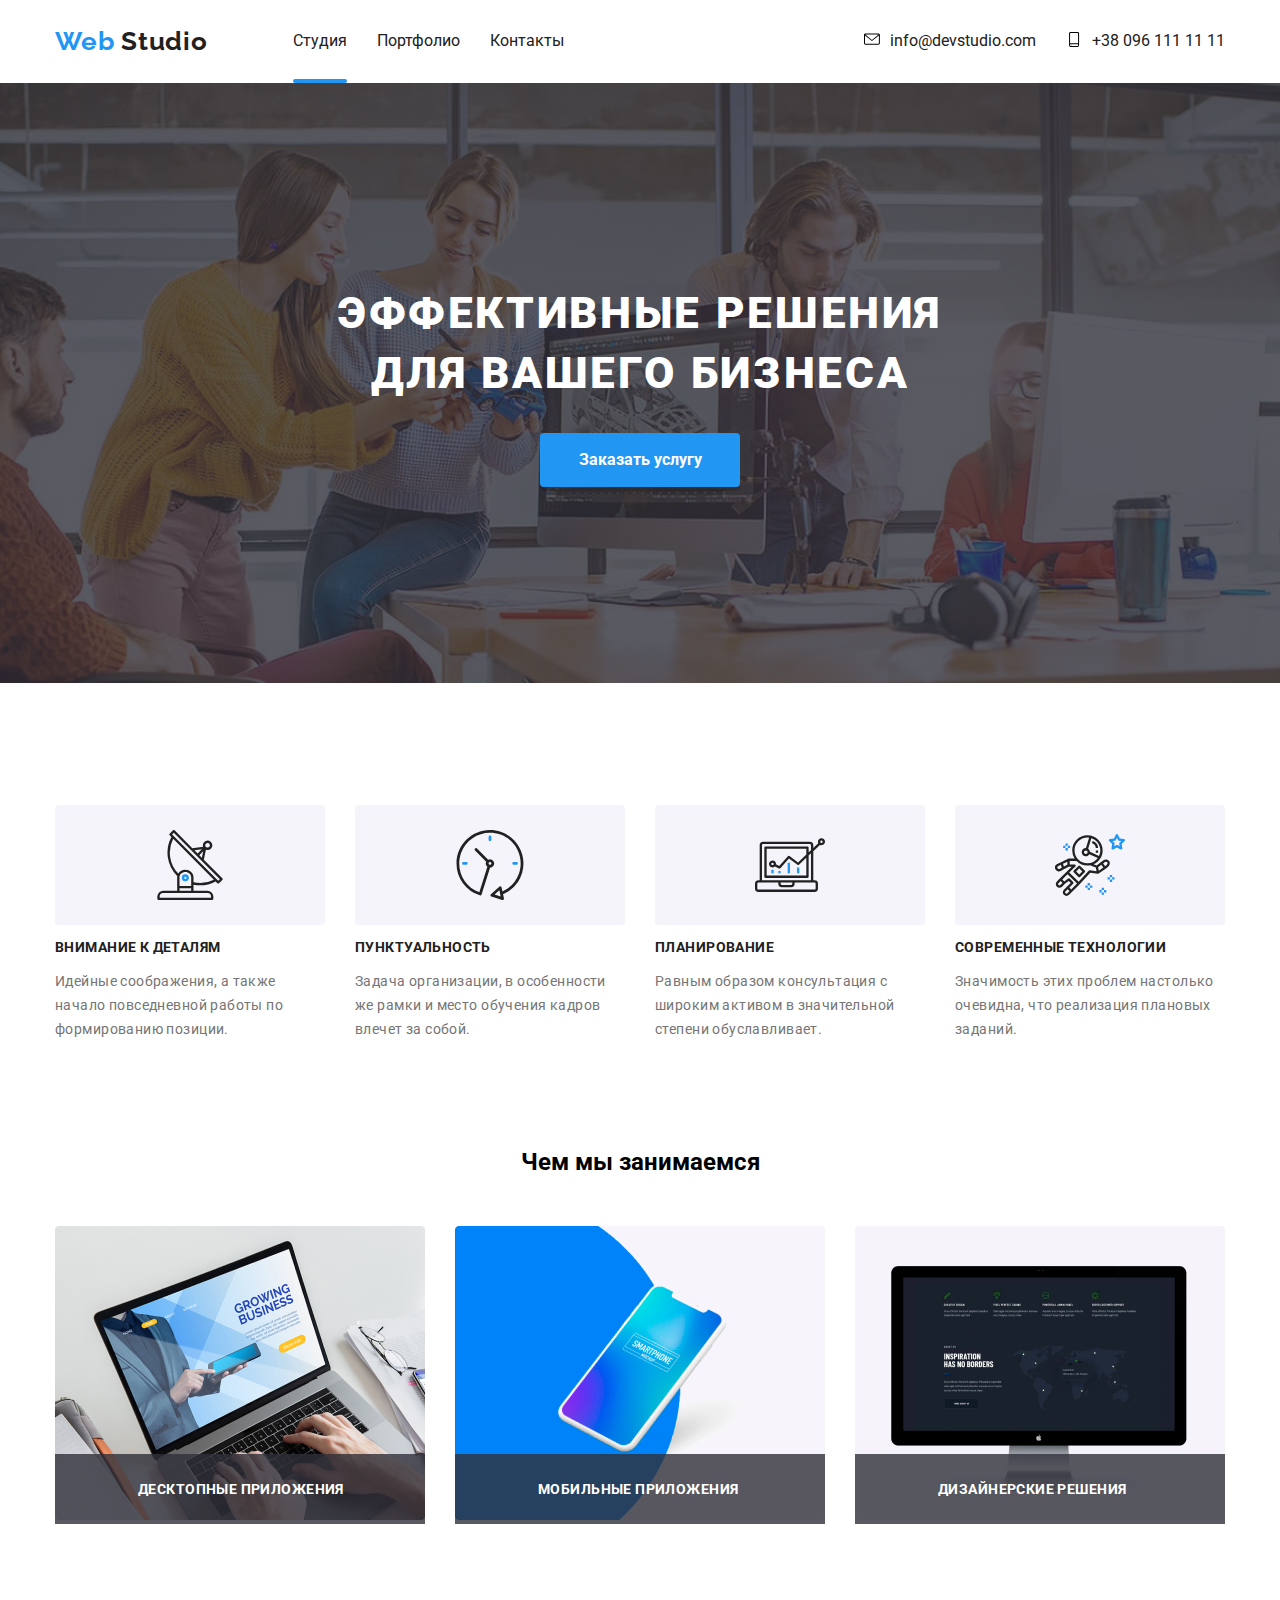
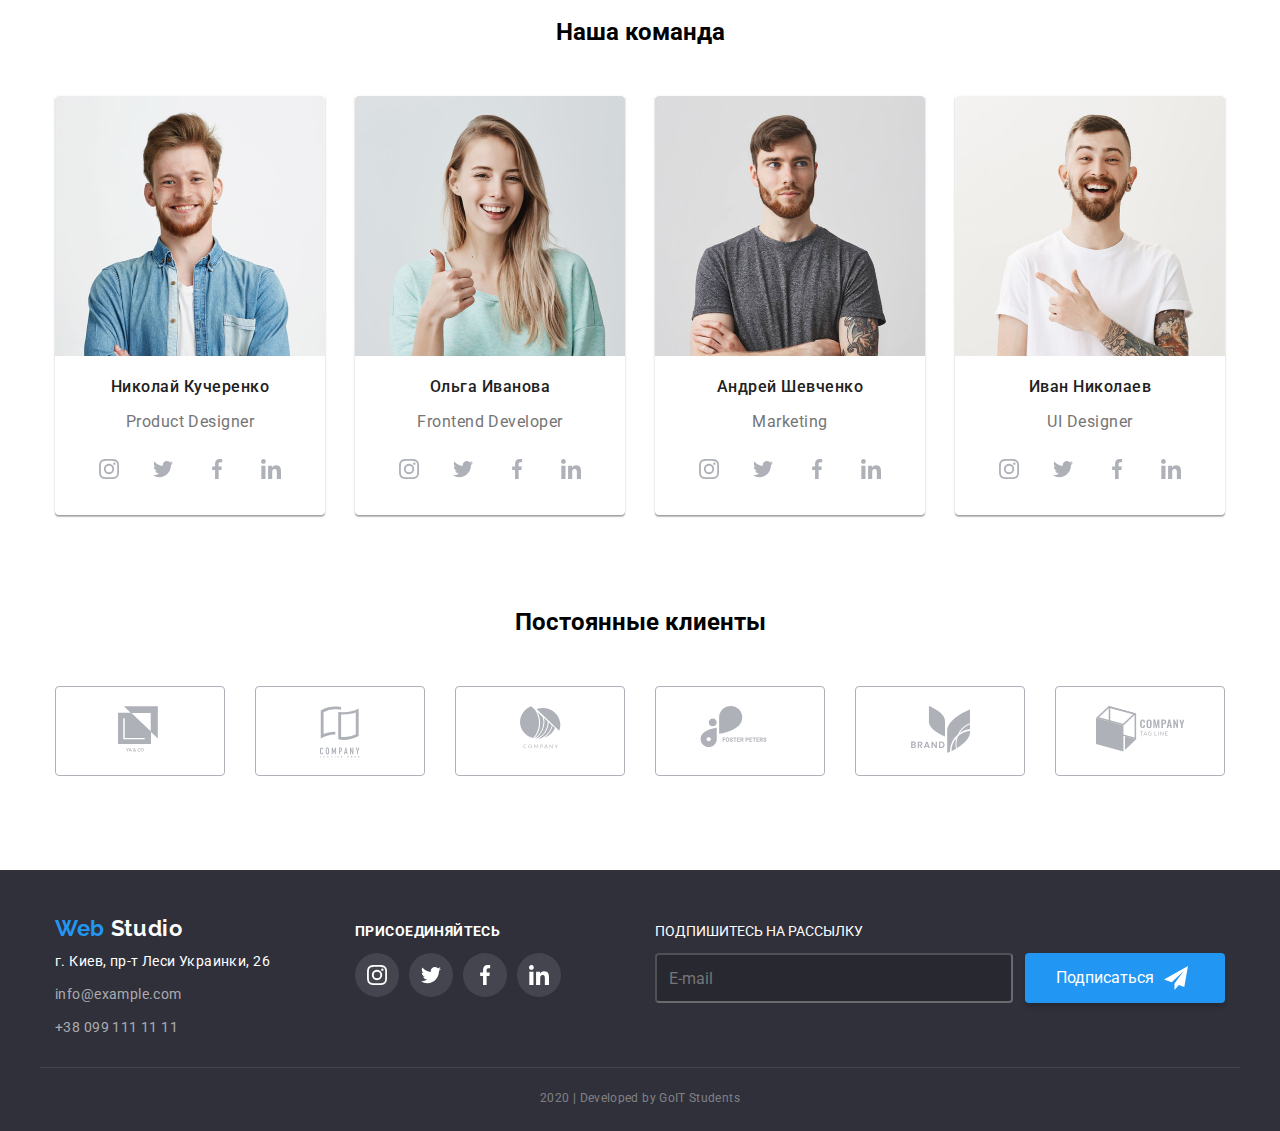
<file: index.html>
<!DOCTYPE html>
<html lang="en">
<head>
    <meta charset="UTF-8">
    <meta name="viewport" content="width=device-width, initial-scale=1.0">
    <title>web_studio.v.1</title>
    <link rel="stylesheet" href="https://cdnjs.cloudflare.com/ajax/libs/modern-normalize/0.6.0/modern-normalize.min.css">
    <link href="https://fonts.googleapis.com/css2?family=Raleway:wght@700&family=Roboto:wght@400;500;700&display=swap" rel="stylesheet">
    <link rel="stylesheet" href="./css/style.css">
</head>
<body class="page">
<!--шапка страницы-->
    <header class="content">
        <nav class="main-nav">
            <a class="logo" href="index.html">
            <p><span class="logo-color">Web</span> Studio</p>
            </a>

            <ul class="site-nav list">
                <li class="item active"> <a class="link" href="./index.html">Студия</a> </li>
                <li class="item"> <a class="link" href="./portfolio.html">Портфолио</a> </li>
                <li class="item"> <a class="link" href="">Контакты</a> </li>
            </ul>
            
            <address class="address-list">
                
                <ul class="list address-list">
                    <li class="item">
                        <a class="contacts link" href="mailto:info@devstudio.com">
                            <svg class="mail-icon"><use href="./img/symbol-defs2.svg#icon-mail"></use></svg>
                            info@devstudio.com</a>
                    </li>
                    <li class="item">
                        <a class="contacts link" href="tel:+380961111111">
                            <svg class="mail-icon"><use href="./img/symbol-defs2.svg#icon-phone"></use></svg>
                            +38 096 111 11 11</a>
                    </li>
                </ul>
            
            </address>
        
        
        </nav>  
    </header>
    <main>
        
            <!--герой-->
    <div class="hero-bgc">
        <section class="hero content">
            <h1 class="hero-title">Эффективные решения для вашего бизнеса</h1>
            <button class="button-submit" data-modal-open>Заказать услугу</button>
            <!-- <a class="button-link link" href="">Заказать услугу</a> -->
        </section>
    </div>    

            <!--Преимущества-->
            
        <section class="section-margin content">
            <h2 class="killer-margin">Наши преимущества</h2> <!--делаем не видимым в css, обозначает блок информации-->
            <ul class="advantages list">
                <li class="advantages-item"> 
                    <div class="pict_position">
                        <svg class="advantages-icon"><use href="./img/symbol-defs2.svg#icon-antena"></use></svg>
                    </div>
                    <h3 class="section-title">Внимание к деталям</h3> 
                    <p class="section-item">Идейные соображения, а также начало повседневной работы по формированию позиции.</p>   
                </li>

                <li class="advantages-item">
                    <div class="pict_position">
                        <svg class="advantages-icon"><use href="./img/symbol-defs2.svg#icon-clock"></use></svg>
                    </div>
                    <h3 class="section-title">Пунктуальность</h3>
                    <p class="section-item">Задача организации, в особенности же рамки и место обучения кадров влечет за собой.</p> 
                </li>

                <li class="advantages-item">
                    <div class="pict_position">
                        <svg class="advantages-icon"><use href="./img/symbol-defs2.svg#icon-diagram"></use></svg>
                    </div>
                    <h3 class="section-title">Планирование</h3> 
                    <p class="section-item">Равным образом консультация с широким активом в значительной степени обуславливает.</p>
                </li>

                <li class="advantages-item">
                    <div class="pict_position">
                        <svg class="advantages-icon"><use href="./img/symbol-defs2.svg#icon-astronaut"></use></svg>
                    </div>
                    <h3 class="section-title">Современные технологии</h3>
                    <p class="section-item">Значимость этих проблем настолько очевидна, что реализация плановых заданий.</p>  
                </li>
            </ul>
        </section>
         

            <!--Чем занимаемся-->
        <section class="section-margin content">
            <h2 class="h2-title">Чем мы занимаемся </h2>
            <ul class="work list">
                <li class="work-item">
                    <a class="work-img" href=""> <img src="./img/img1.png" alt="laptop">
                    <h3 class="work-title">Десктопные приложения</h3></a>
                </li>
                <li class="work-item"> 
                    <a class="work-img" href=""> <img src="./img/box.png" alt="smartphone"> 
                    <h3 class="work-title">Мобильные приложения</h3></li></a>
                <li class="work-item"> 
                    <a class="work-img" href=""> <img src="./img/img.png" alt="monitor"> 
                    <h3 class="work-title">Дизайнерские решения</h3></li></a>
            </ul>
        </section>
            

            <!--Наша команда-->
        <section class="content section-margin">
            <h2 class="h2-title">Наша команда</h2>
            <ul class="team list">
                <li class="team-item"> 
                    <img src="./img/img(0).png" alt="John Smith">
                    <h3 class="name">Николай Кучеренко</h3>
                    <p class="function">Product Designer</p> 
                    <!-- список пока не стилизуем, чтобы его было видно визуально -->
                        <ul class="social list">  
                            <li class="social-item"><a class="social-link" href="" aria-label="instagram">
                                <svg class="social-icon">
                                <use href="./img/symbol-defs2.svg#icon-instagram"></use>
                                </svg></a>
                            </li>
                            <li class="social-item"><a class="social-link" href="" aria-label="twitter">
                                <svg class="social-icon">
                                <use href="./img/symbol-defs2.svg#icon-twitter"></use>
                                </svg></a>
                            </li>
                            <li class="social-item"><a class="social-link" href="" aria-label="facebook">
                                <svg class="social-icon">
                                <use href="./img/symbol-defs2.svg#icon-facebook"></use>
                                </svg></a>
                            </li>
                            <li class="social-item"><a class="social-link" href="" aria-label="in">
                                <svg class="social-icon">
                                <use href="./img/symbol-defs2.svg#icon-linkedin"></use>
                                </svg></a>
                            </li>
                        </ul>
                        
                </li>
                
                
                <li class="team-item"> 
                    <img src="./img/img(1).png" alt="Marta Stewart">
                    <h3 class="name">Ольга Иванова</h3>
                    <p class="function">Frontend Developer</p> 
                    <!-- список пока не стилизуем, чтобы его было видно визуально -->
                    <ul class="social list">  
                        <li class="social-item"><a class="social-link" href="" aria-label="instagram">
                            <svg class="social-icon">
                            <use href="./img/symbol-defs2.svg#icon-instagram"></use>
                            </svg></a>
                        </li>
                        <li class="social-item"><a class="social-link" href="" aria-label="twitter">
                            <svg class="social-icon">
                            <use href="./img/symbol-defs2.svg#icon-twitter"></use>
                            </svg></a>
                        </li>
                        <li class="social-item"><a class="social-link" href="" aria-label="facebook">
                            <svg class="social-icon">
                            <use href="./img/symbol-defs2.svg#icon-facebook"></use>
                            </svg></a>
                        </li>
                        <li class="social-item"><a class="social-link" href="" aria-label="in">
                            <svg class="social-icon">
                            <use href="./img/symbol-defs2.svg#icon-linkedin"></use>
                            </svg></a>
                        </li>
                    </ul>
                </li>

                <li class="team-item"> 
                    <img src="./img/img(2).png" alt="Robert Jakis">
                    <h3 class="name">Андрей Шевченко</h3>
                    <p class="function">Marketing</p> 
                    <!-- список пока не стилизуем, чтобы его было видно визуально -->
                    <ul class="social list">  
                        <li class="social-item"><a class="social-link" href="" aria-label="instagram">
                            <svg class="social-icon">
                            <use href="./img/symbol-defs2.svg#icon-instagram"></use>
                            </svg></a>
                        </li>
                        <li class="social-item"><a class="social-link" href="" aria-label="twitter">
                            <svg class="social-icon">
                            <use href="./img/symbol-defs2.svg#icon-twitter"></use>
                            </svg></a>
                        </li>
                        <li class="social-item"><a class="social-link" href="" aria-label="facebook">
                            <svg class="social-icon">
                            <use href="./img/symbol-defs2.svg#icon-facebook"></use>
                            </svg></a>
                        </li>
                        <li class="social-item"><a class="social-link" href="" aria-label="in">
                            <svg class="social-icon">
                            <use href="./img/symbol-defs2.svg#icon-linkedin"></use>
                            </svg></a>
                        </li>
                    </ul>
                </li>

                <li class="team-item"> 
                    <img src="./img/img(3).png" alt="Martin Doe">
                    <h3 class="name">Иван Николаев</h3>
                    <p class="function">UI Designer</p> 
                    <!-- список пока не стилизуем, чтобы его было видно визуально -->
                    <ul class="social list">  
                        <li class="social-item"><a class="social-link" href="" aria-label="instagram">
                            <svg class="social-icon">
                            <use href="./img/symbol-defs2.svg#icon-instagram"></use>
                            </svg></a>
                        </li>
                        <li class="social-item"><a class="social-link" href="" aria-label="twitter">
                            <svg class="social-icon">
                            <use href="./img/symbol-defs2.svg#icon-twitter"></use>
                            </svg></a>
                        </li>
                        <li class="social-item"><a class="social-link" href="" aria-label="facebook">
                            <svg class="social-icon">
                            <use href="./img/symbol-defs2.svg#icon-facebook"></use>
                            </svg></a>
                        </li>
                        <li class="social-item"><a class="social-link" href="" aria-label="in">
                            <svg class="social-icon">
                            <use href="./img/symbol-defs2.svg#icon-linkedin"></use>
                            </svg></a>
                        </li>
                    </ul>
                </li>
                
            </ul>
        </section>
            
            <!--Постоянные клиенты-->
        <section class="content section-margin">
            <h2 class="h2-title">Постоянные клиенты</h2>
            <ul class="clients list">
                <li class="clients-item"><a class="clients-link" href=""><svg class="clients-icon1"><use href="./img/symbol-defs2.svg#icon-logo-1"></use></svg></a></li>
                <li class="clients-item"><a class="clients-link" href=""><svg class="clients-icon2"><use href="./img/symbol-defs2.svg#icon-logo-2"></use></svg></a></li>
                <li class="clients-item"><a class="clients-link" href=""><svg class="clients-icon3"><use href="./img/symbol-defs2.svg#icon-logo-3"></use></svg></a></li>
                <li class="clients-item"><a class="clients-link" href=""><svg class="clients-icon4"><use href="./img/symbol-defs2.svg#icon-logo-4"></use></svg></a></li>
                <li class="clients-item"><a class="clients-link" href=""><svg class="clients-icon5"><use href="./img/symbol-defs2.svg#icon-logo-5"></use></svg></a></li>
                <li class="clients-item"><a class="clients-link" href=""><svg class="clients-icon6"><use href="./img/symbol-defs2.svg#icon-logo-6"></use></svg></a></li>
            </ul>
        </section>
            
        
    </main>

        <!--Подвал-->
    <footer class="section-margin footer">
        <div class="content footer-contacts">
            <div class="column-one">
                <a class="footer-logo" href="index.html">
                    <p class="logo-margin"><span class="logo-color">Web</span> Studio</p>
                </a>
                <address class="footer-address tel-mail">
                    <p class="footer-address-item">г. Киев, пр-т Леси Украинки, 26</p>
                    <a class="link tel-mail-link" href="mailto:info@example.com" >info@example.com</a>
                    <a class="link tel-mail-link" href="tel:+380991111111">+38 099 111 11 11</a>
                </address>
            </div>
            <div class="column-two"> 
                <p class="connecting">присоединяйтесь</p>
                <ul class="social list">  
                    <li class="social-item"><a class="social-link" href="" aria-label="instagram">
                        <svg class="social-icon">
                        <use href="./img/symbol-defs2.svg#icon-instagram"></use>
                        </svg></a>
                    </li>
                    <li class="social-item"><a class="social-link" href="" aria-label="twitter">
                        <svg class="social-icon">
                        <use href="./img/symbol-defs2.svg#icon-twitter"></use>
                        </svg></a>
                    </li>
                    <li class="social-item"><a class="social-link" href="" aria-label="facebook">
                        <svg class="social-icon">
                        <use href="./img/symbol-defs2.svg#icon-facebook"></use>
                        </svg></a>
                    </li>
                    <li class="social-item"><a class="social-link" href="" aria-label="in">
                        <svg class="social-icon">
                        <use href="./img/symbol-defs2.svg#icon-linkedin"></use>
                        </svg></a>
                    </li>
                </ul>
            </div> 
            
            
                <form class="form">
                    <div class="form-field">
                        <p class="form-text">Подпишитесь на рассылку</p>
                            <div class="form-position">
                                <input type="email" placeholder="E-mail" class="form-input" name="email" id="email">
                                <button class="form-button" type="submit">Подписаться <svg class="button-icon"><use href="./img/symbol-defs-3.svg#icon-fly"></use></svg> </button>
                            </div>
                    </div>
                </form>

                  
        </div>       
              <div class="content dev_border"><p class="developed">2020 | Developed by GoIT Students </p></div>
      
    </footer>
    <!-- <button data-modal-open>open modal</button> -->
    <div class="backdrop is-hidden"data-modal>
        <div class="modal">
            <div class="modal-title">
                <b>Оставьте свои данные, мы вам перезвоним</b>
            </div>
            <div class="modal-fild">
                <input class="modal-input" placeholder=" " type="text" name="name" id="name">
                <label class="modal-label" for="name">Имя</label>
                <svg class="modal-icon"><use href="./img/symbol-defs-3.svg#icon-name-icon"></use></svg>
            </div> 
            <div class="modal-fild"> 
                <input class="modal-input" placeholder=" " type="tel" name="tel" id="tel">
                <label class="modal-label" for="tel">Телефон</label>
                <span class="tel-icon"></span>
                <svg class="modal-icon"><use href="./img/symbol-defs-3.svg#icon-tel-icon"></use></svg>
            </div>
            <div class="modal-fild">
                <input class="modal-input" placeholder=" " type="email" name="email" id="email">
                <label class="modal-label" for="email">Почта</label>
                <svg class="modal-icon"><use href="./img/symbol-defs-3.svg#icon-email-icon"></use></svg>
            </div>
            <div class="modal-comment">
                <textarea class="modal-textarea" placeholder=" " name="comment" id="comment" rows="10"></textarea>
                <label class="comment-label" for="comment">Комментарий</label>
            </div>
            <div class="checkbox-fild">
                 <input type="checkbox" class="checkbox" required name="agree" id="agree">
                <label class="checkbox-label" for="agree">соглашаюсь с рассылкой и принимаю <a class="agree-link" href="">Условия договора</a></label>
            </div>
          <button class="button-close" data-modal-close></button> 
          <button class="button-submit" type="submit">отправить</button>
        </div>

    </div>
    <script>
        (() => {
        document
          .querySelector('.js-speaker-form')
          .addEventListener('submit', e => {
            e.preventDefault();
            new FormData(e.currentTarget).forEach((value, name) =>
              console.log(${name}: ${value}),
            );
            e.currentTarget.reset();
          });
      })();
    </script>
    <script>
        (() => {
  const refs = {
    openModalBtn: document.querySelector('[data-modal-open]'),
    closeModalBtn: document.querySelector('[data-modal-close]'),
    modal: document.querySelector('[data-modal]'),
  };

  refs.openModalBtn.addEventListener('click', toggleModal);
  refs.closeModalBtn.addEventListener('click', toggleModal);

  function toggleModal() {
    refs.modal.classList.toggle('is-hidden');
  }
})();
    </script>
</body>
</html>
</file>
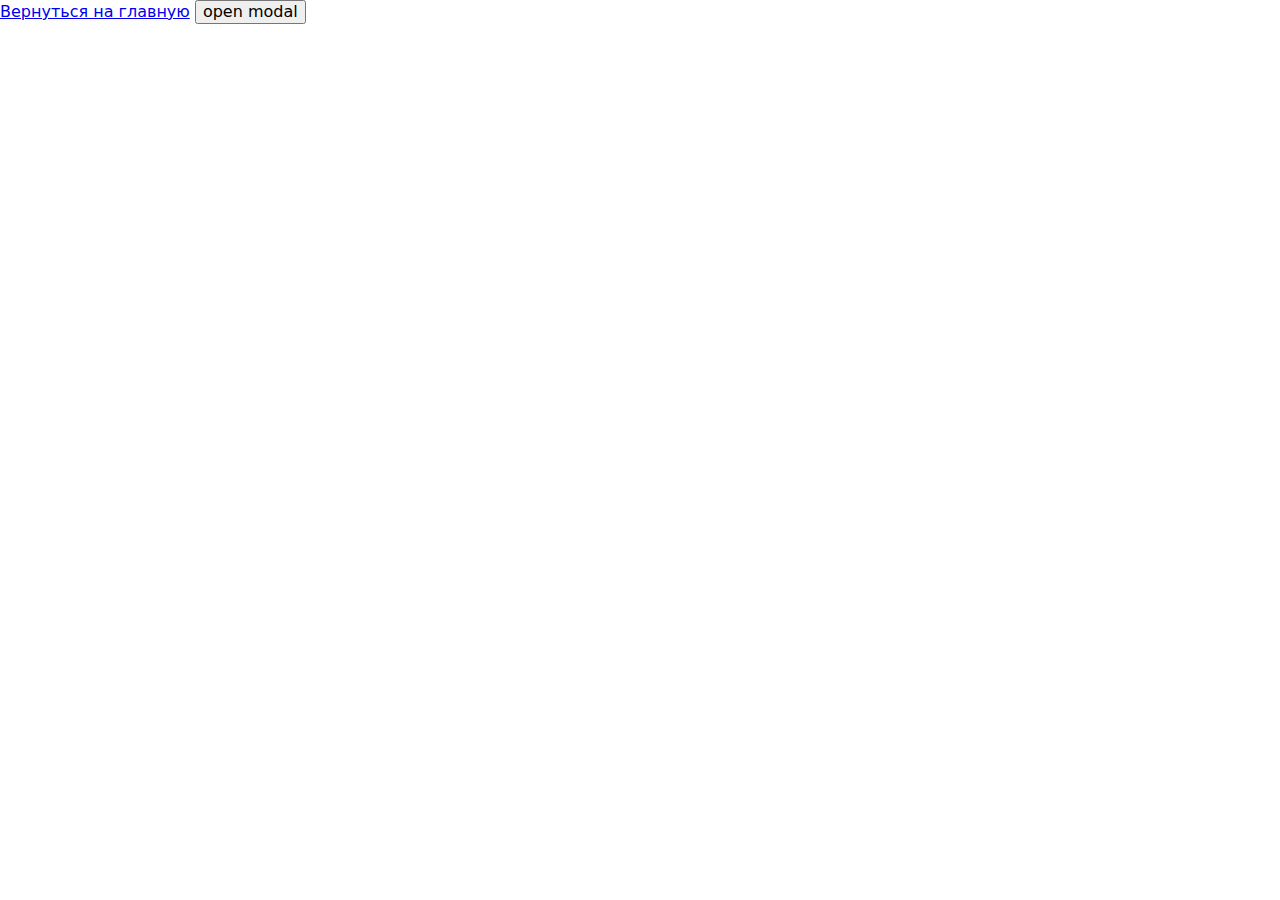
<file: modal.html>
<!DOCTYPE html>
<html lang="en">
<head>
    <meta charset="UTF-8">
    <meta name="viewport" content="width=device-width, initial-scale=1.0">
    <title>Modal</title>
    <link rel="stylesheet" href="https://cdnjs.cloudflare.com/ajax/libs/modern-normalize/0.6.0/modern-normalize.min.css">
    <link href="https://fonts.googleapis.com/css2?family=Raleway:wght@700&family=Roboto:wght@400;500;700&display=swap" rel="stylesheet">
    <link rel="stylesheet" href="./css/style.css">
</head>
<body>
    <a href="./index.html">Вернуться на главную</a>
    <button data-modal-open>open modal</button>
    <div class="backdrop is-hidden"data-modal>
        <div class="modal">
            <div class="modal-title">
                <b>Оставьте свои данные, мы вам перезвоним</b>
            </div>
            <div class="modal-fild">
                <input class="modal-input" placeholder=" " type="text" name="name" id="name">
                <label class="modal-label" for="name">Имя</label>
                <svg class="modal-icon"><use href="./img/symbol-defs-3.svg#icon-name-icon"></use></svg>
            </div> 
            <div class="modal-fild"> 
                <input class="modal-input" placeholder=" " type="tel" name="tel" id="tel">
                <label class="modal-label" for="tel">Телефон</label>
                <span class="tel-icon"></span>
                <svg class="modal-icon"><use href="./img/symbol-defs-3.svg#icon-tel-icon"></use></svg>
            </div>
            <div class="modal-fild">
                <input class="modal-input" placeholder=" " type="email" name="email" id="email">
                <label class="modal-label" for="email">Почта</label>
                <svg class="modal-icon"><use href="./img/symbol-defs-3.svg#icon-email-icon"></use></svg>
            </div>
            <div class="modal-comment">
                <textarea class="modal-textarea" placeholder=" " name="comment" id="comment" rows="10"></textarea>
                <label class="comment-label" for="comment">Комментарий</label>
            </div>
            <div class="checkbox-fild">
                 <input type="checkbox" class="checkbox" required name="agree" id="agree">
                <label class="checkbox-label" for="agree">соглашаюсь с рассылкой и принимаю <a class="agree-link" href="">Условия договора</a></label>
            </div>
          <button class="button-close" data-modal-close></button> 
          <button class="button-submit" type="submit">отправить</button>
        </div>

    </div>
    <script>
        (() => {
        document
          .querySelector('.js-speaker-form')
          .addEventListener('submit', e => {
            e.preventDefault();
            new FormData(e.currentTarget).forEach((value, name) =>
              console.log(${name}: ${value}),
            );
            e.currentTarget.reset();
          });
      })();
    </script>
    <script>
        (() => {
  const refs = {
    openModalBtn: document.querySelector('[data-modal-open]'),
    closeModalBtn: document.querySelector('[data-modal-close]'),
    modal: document.querySelector('[data-modal]'),
  };

  refs.openModalBtn.addEventListener('click', toggleModal);
  refs.closeModalBtn.addEventListener('click', toggleModal);

  function toggleModal() {
    refs.modal.classList.toggle('is-hidden');
  }
})();
    </script>
</body>
</html>
</file>
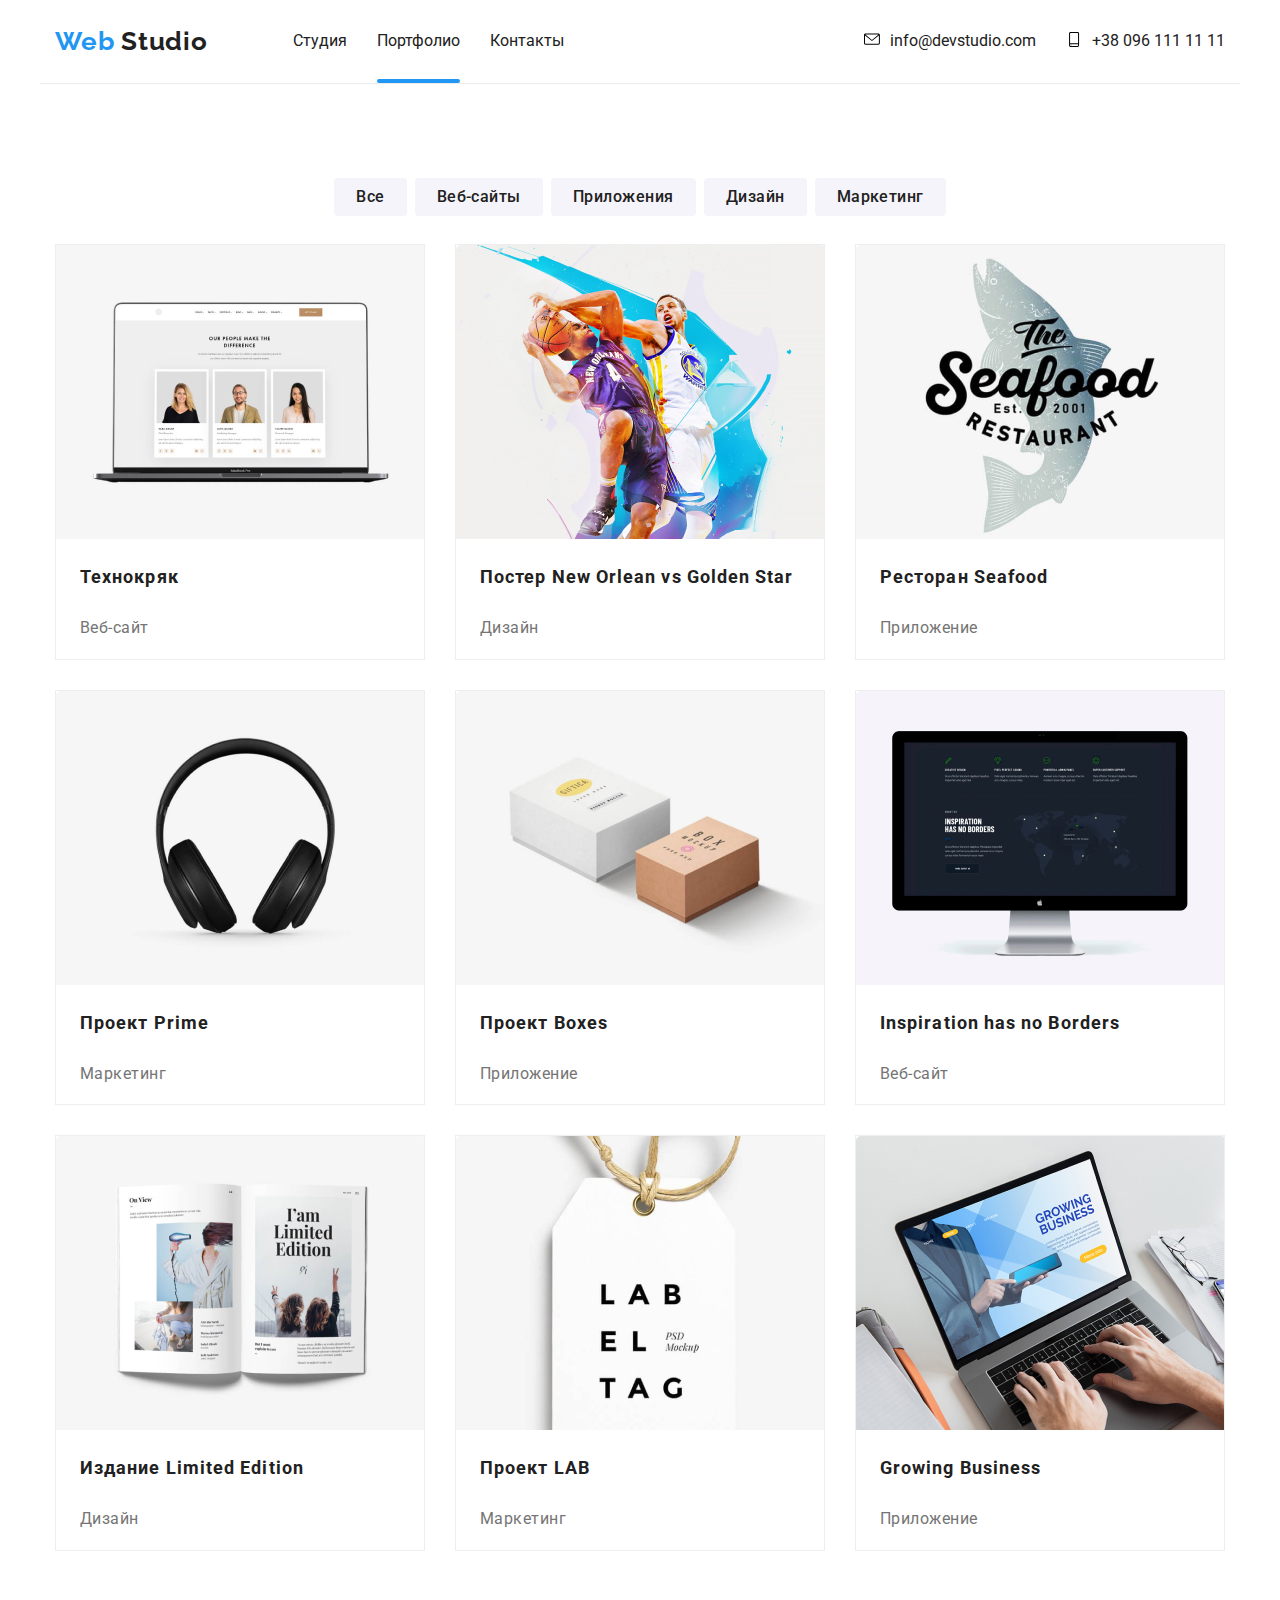
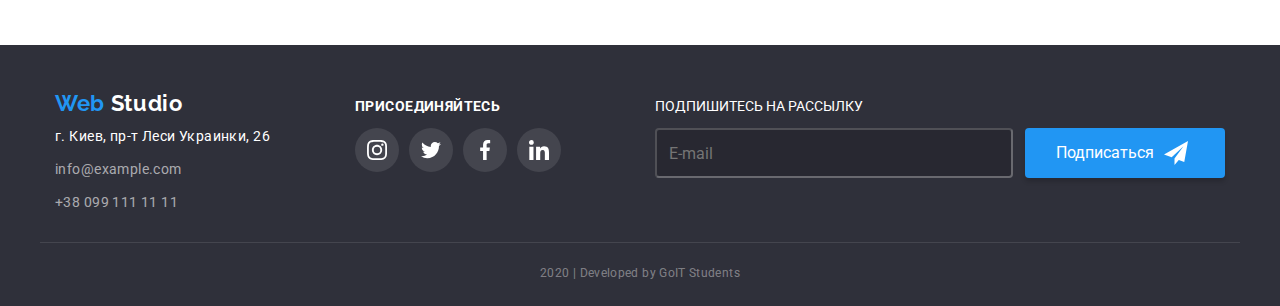
<file: portfolio.html>
<!DOCTYPE html>
<html lang="en">
<head>
    <meta charset="UTF-8">
    <meta name="viewport" content="width=device-width, initial-scale=1.0">
    <title>web_studio.v.2</title>
    <link rel="stylesheet" href="https://cdnjs.cloudflare.com/ajax/libs/modern-normalize/0.6.0/modern-normalize.min.css">
    <link href="https://fonts.googleapis.com/css2?family=Raleway:wght@700&family=Roboto:wght@400;500;700&display=swap" rel="stylesheet">
    <link rel="stylesheet" href="./css/style.css">
</head>
<body class="page">

    <h1 class="killer-margin dn">portfolio</h1> <!--сделать невидимым, заголовок страницы-->
    <header class=" border content">
        <nav class="main-nav">
            <a class="logo" href="index.html">
                <p><span class="logo-color">Web</span> Studio</p>
            </a>

            <ul class="site-nav list">
                <li class="item"> <a class="link" href="./index.html">Студия</a> </li>
                <li class="item active"> <a class="link" href="./portfolio.html">Портфолио</a> </li>
                <li class="item"> <a class="link" href="">Контакты</a> </li>
            </ul>
            <address class="address-list">
                <ul class="list address-list">
                    <li class="item">
                        <a class="contacts link" href="mailto:info@devstudio.com">
                            <svg class="mail-icon"><use href="./img/symbol-defs2.svg#icon-mail"></use></svg>
                            info@devstudio.com</a>
                    </li>
                    <li class="item">
                        <a class="contacts link" href="tel:+380961111111">
                            <svg class="mail-icon"><use href="./img/symbol-defs2.svg#icon-phone"></use></svg>
                            +38 096 111 11 11</a>
                    </li>
                </ul>
            </address>
        
        </nav>  
    </header>

    <main>
        <!--блок ссылок 1-->
        <section class="content section-margin">
            <h2 class="dn">блок ссылок 1</h2> <!--сделать невидимым-->
            <div class="radio">
                <div class="radio-item">
                <input type="radio" class="radio-button" name="all" id="all">
                <label for="all" class="radio-label">Все</label>
                </div>
                <div class="radio-item">
                <input type="radio" class="radio-button" name="web-sites" id="web-sites">
                <label for="web-sites" class="radio-label">Веб-сайты</label>
                </div>
                <div class="radio-item">
                <input type="radio" class="radio-button" name="appendix" id="appendix">
                <label for="appendix" class="radio-label">Приложения</label>
                </div>
                <div class="radio-item">
                <input type="radio" class="radio-button" name="design" id="design">
                <label for="design" class="radio-label">Дизайн</label>
                </div>
                <div class="radio-item">
                <input type="radio" class="radio-button" name="marketing" id="marketing">
                <label for="marketing" class="radio-label">Маркетинг</label>
                </div>
            </div>
        </section>

        <section class="content projects">
            <h2 class="killer-margin">блок ссылок 2</h2>
            <ul class="list projects">
                <li class="card">
                    <a class="card-link link" href="">
                        <div class="projects-modal">
                            <img src="./img/img_hw2/tehno.jpg" alt="Технокряк">
                            <p class="card-text">Технокряк это современная площадка распространения коронавируса.
                            Компании используют эту платформу для цифрового шпионажа и атак
                            на защищённые сервера конкурентов</p>
                        </div>
                        <h3 class="projects-title">Технокряк</h3>
                        <p class="projects-item">Веб-сайт</p>
                
                    </a>
                                     
                </li>
                <li class="card">
                    <a class="card-link link" href="">
                        <div class="projects-modal">
                        <img src="./img/img_hw2/img.jpg" alt="Баскетбол">
                        <p class="card-text">Технокряк это современная площадка распространения коронавируса.
                            Компании используют эту платформу для цифрового шпионажа и атак
                            на защищённые сервера конкурентов</p> </div>
                        <h3 class="projects-title">Постер New Orlean vs Golden Star</h3>
                        <p class="projects-item">Дизайн</p>
                        
                    </a>
                </li>
                <li class="card">
                    <a class="card-link link" href="">
                        <div class="projects-modal">
                            <img src="./img/img_hw2/img1.jpg" alt="Ресторан_Seafood">
                            <p class="card-text">Технокряк это современная площадка распространения коронавируса.
                            Компании используют эту платформу для цифрового шпионажа и атак
                            на защищённые сервера конкурентов</p> 
                        </div>
                        <h3 class="projects-title">Ресторан Seafood</h3>
                        <p class="projects-item">Приложение</p>    
                    </a>
                </li>

                <li class="card">
                    <a class="card-link link" href="">
                        <div class="projects-modal">
                            <img src="./img/img_hw2/img2.jpg" alt="Наушники">
                            <p class="card-text">Технокряк это современная площадка распространения коронавируса.
                            Компании используют эту платформу для цифрового шпионажа и атак
                            на защищённые сервера конкурентов</p> 
                        </div>
                        <h3 class="projects-title">Проект Prime</h3>
                        <p class="projects-item">Маркетинг</p>
                    </a>
                </li>

                <li class="card">
                    <a class="card-link link" href="">
                        <div class="projects-modal">
                            <img src="./img/img_hw2/img3.jpg" alt="Коробки">
                            <p class="card-text">Технокряк это современная площадка распространения коронавируса.
                            Компании используют эту платформу для цифрового шпионажа и атак
                            на защищённые сервера конкурентов</p> 
                        </div>
                        <h3 class="projects-title">Проект Boxes</h3>
                        <p class="projects-item">Приложение</p>
                    </a>
                </li>

                <li class="card">
                    <a class="card-link link" href="">
                        <div class="projects-modal">
                        <img src="./img/img_hw2/img4.jpg" alt="Монитор">
                        <p class="card-text">Технокряк это современная площадка распространения коронавируса.
                            Компании используют эту платформу для цифрового шпионажа и атак
                            на защищённые сервера конкурентов</p> 
                        </div>
                        <h3 class="projects-title">Inspiration has no Borders</h3>
                        <p class="projects-item">Веб-сайт</p>
                    </a>
                </li>

                <li class="card">
                    <a class="card-link link" href="">
                        <div class="projects-modal">
                            <img src="./img/img_hw2/img5.jpg" alt="Журнал">
                            <p class="card-text">Технокряк это современная площадка распространения коронавируса.
                            Компании используют эту платформу для цифрового шпионажа и атак
                            на защищённые сервера конкурентов</p> 
                        </div>
                        <h3 class="projects-title">Издание Limited Edition</h3>
                        <p class="projects-item">Дизайн</p>
                    </a>
                </li>

                <li class="card">
                    <a class="card-link link" href="">
                        <div class="projects-modal">
                            <img src="./img/img_hw2/img6.jpg" alt="Лейба">
                            <p class="card-text">Технокряк это современная площадка распространения коронавируса.
                            Компании используют эту платформу для цифрового шпионажа и атак
                            на защищённые сервера конкурентов</p> 
                        </div>
                        <h3 class="projects-title">Проект LAB</h3>
                        <p class="projects-item">Маркетинг</p>
                    </a>
                </li>
                <li class="card">
                    <a class="card-link link" href="">
                        <div class="projects-modal">
                            <img src="./img/img_hw2/img7.jpg" alt="Ноутбук">
                            <p class="card-text">Технокряк это современная площадка распространения коронавируса.
                            Компании используют эту платформу для цифрового шпионажа и атак
                            на защищённые сервера конкурентов</p> 
                        </div>
                        <h3 class="projects-title">Growing Business</h3>
                        <p class="projects-item">Приложение</p>
                    </a>
                </li>
                
            </ul>
        </section>
    </main>

    <footer class="section-margin footer">
        <div class="content footer-contacts">
            <div class="column-one">
                <a class="footer-logo" href="index.html">
                    <p class="logo-margin"><span class="logo-color">Web</span> Studio</p>
                </a>
                <address class="footer-address tel-mail">
                    <p class="footer-address-item">г. Киев, пр-т Леси Украинки, 26</p>
                    <a class="link tel-mail-link" href="mailto:info@example.com" >info@example.com</a>
                    <a class="link tel-mail-link" href="tel:+380991111111">+38 099 111 11 11</a>
                </address>
            
            </div>
            <div class="column-two"> 
                <p class="connecting">присоединяйтесь</p>
                <ul class="social list">  
                    <li class="social-item"><a class="social-link" href="" aria-label="instagram">
                        <svg class="social-icon">
                        <use href="./img/symbol-defs2.svg#icon-instagram"></use>
                        </svg></a>
                    </li>
                    <li class="social-item"><a class="social-link" href="" aria-label="twitter">
                        <svg class="social-icon">
                        <use href="./img/symbol-defs2.svg#icon-twitter"></use>
                        </svg></a>
                    </li>
                    <li class="social-item"><a class="social-link" href="" aria-label="facebook">
                        <svg class="social-icon">
                        <use href="./img/symbol-defs2.svg#icon-facebook"></use>
                        </svg></a>
                    </li>
                    <li class="social-item"><a class="social-link" href="" aria-label="in">
                        <svg class="social-icon">
                        <use href="./img/symbol-defs2.svg#icon-linkedin"></use>
                        </svg></a>
                    </li>
                </ul>
            </div>
            <form class="form">
                <div class="form-field">
                    <p class="form-text">Подпишитесь на рассылку</p>
                        <div class="form-position">
                            <input type="email" placeholder="E-mail" class="form-input" name="email" id="email">
                            <button class="form-button" type="submit">Подписаться <svg class="button-icon"><use href="./img/symbol-defs-3.svg#icon-fly"></use></svg> </button>
                        </div>
                </div>
            </form>       
        </div>       
        <div class="content dev_border"><p class="developed">2020 | Developed by GoIT Students </p></div>
      
    </footer>
</body>
</html>
</file>
<file: css/style.css>
/* задаем стандартные цвета */
:root {
--primary-text-color: #212121;
--title-text-color: #757575;
--accent-color: #2196F3;
--white-color: #fff;
}
/* задаем цвет страницы базовый */
.page {
    background-color: #fff;
    font-family: 'Roboto', sans-serif;
    box-sizing: border-box;
}
.list {
    list-style: none;
    padding: 0;
    margin: 0;
    
}

.address-list {
    display: flex;
    margin-left: auto;
}



/* стилизуем логотип */
.logo {
    font-family: Raleway;
    font-weight: bold;
    font-size: 26px;
    line-height: 31px;
    letter-spacing: 0.03em;
    text-decoration: none;
    color: var(--primary-text-color);
}
.logo-portfolio {
    font-family: Raleway;
    font-weight: bold;
    font-size: 26px;
    line-height: 31px;
    letter-spacing: 0.03em;
    text-shadow:0px 4px 4px rgba(0, 0, 0, 0.25), 0px 4px 4px rgba(0, 0, 0, 0.25), 0px 4px 4px rgba(0, 0, 0, 0.25), 0px 4px 4px rgba(0, 0, 0, 0.25);
    color: var(--primary-text-color);
}

.logo-color {
    color: var(--accent-color);
}

.border {
    border-bottom: 1px solid #ECECEC;
}

/* стилизуем навигацию и контакты */
.site-nav {
    font-family: 'Roboto', sans-serif;
    display: flex;
    margin-left: 85px;
}
.site-nav .item {
    margin-left: auto;
    position: relative;
        
}

.active ::after {
content: '';
position: absolute;
bottom: 0;
left: 0;
height: 4px;
width: 100%;
background-color: var(--accent-color);
border-radius: 4px;
}

.site-nav .item:not(:last-child) {
    margin-right: 50px;
}
.site-nav .link {
    display: block;
    color: var(--primary-text-color);
    font-family: 'Roboto', sans-serif;
    padding-top: 32px;
    padding-bottom: 32px;
    
}

.list .item:not(:last-child) {
margin-right: 30px;
}

.main-nav {
    display: flex;
    align-items: center;  
}

.link {
    text-decoration: none;
   
}
.site-nav .link {
    transition-property: color;
    transition-duration: 250ms;
    transition-timing-function: cubic-bezier(0.4, 0, 0.2, 1);
}

.site-nav .link:hover, .site-nav .link:focus {
    color: var(--accent-color);
}

.mail-icon {
    width: 16px;
    height: 15px;
    margin-right: 10px;
    transition: fill 250ms cubic-bezier(0.4, 0, 0.2, 1);

}

.contacts {
    display: inline-flex;
    color: var(--primary-text-color);
    font-style: normal;
    transition: color 250ms cubic-bezier(0.4, 0, 0.2, 1);
}
.contacts:hover, .contacts :focus {
    color: var(--accent-color);
    fill: var(--accent-color);
}

.contacts:hover svg, .contacts:focus svg {
    fill: var(--accent-color);
}

.hero {
    width: 600px;
    padding: 200px 0px;
       
}
.hero-bgc {
    max-width: 1600px;
    max-height: 600px;
    margin-left: auto;
    margin-right: auto;
    background-repeat: no-repeat;
    background-position: center;
    background-image: linear-gradient(rgba(47, 48, 58, 0.8), rgba(47, 48, 58, 0.8)
    ), url(../img/hw4/hero.jpg);  
     
}


.hero-title {
    font-family: Roboto;
    font-weight: 900;
    font-size: 44px;
    line-height: 60px;
    text-align: center;
    letter-spacing: 0.06em;
    text-transform: uppercase;
    max-width: 696px;
    margin-left: auto;
    margin-right: auto;
    margin-bottom: 30px;
    margin-top: 0px;
    color: var(--white-color);
    

}
.button-link {
    display: block;
    font-family: Roboto;
    font-weight: bold;
    font-size: 16px;
    line-height: 30px;
    text-align: center;
    margin-left: auto;
    margin-right: auto;
    width: 200px;
    color: var(--white-color);
    background-color:var(--accent-color);
    border-radius: 4px;
    padding: 10px 32px;
}

.advantages {
    display: flex;
}

.advantages-item:not(:last-child) {
    margin-right: 30px;

}

.advantages-icon {
    width: 70px;
    height: 70px;
}

.work {
    display: flex;
}
.work-item:not(:last-child) {
margin-right: 30px;
}

.team {
    display: flex;
}

.team-item:not(:last-child) {
margin-right: 30px;
}

.team-item {
    box-shadow: 0px 2px 1px rgba(0, 0, 0, 0.2), 0px 1px 1px rgba(0, 0, 0, 0.14), 0px 1px 3px rgba(0, 0, 0, 0.12);
border-radius: 0px 0px 4px 4px;
}

.social {
    display: flex;
    justify-content: center;
}

.social-item {
    margin-bottom: 24px;
    width: 44px;
    height: 44px;
    
    
    
}
.social-link:hover, .social-link:focus {
    background-color: var(--accent-color);
    border-radius: 100px;
}

.social-link:hover svg, .social-link:focus svg {
    fill: #fff;
    }

.social-item + .social-item {
    margin-left: 10px;
}

 .social-link {
    display: block;
     width: 44px; 
     height: 44px; 
     padding: 12px;
    margin-bottom: 24px;
    border-radius: 100px;
    transition-property: background-color;
    transition-duration: 250ms;
    transition-timing-function: cubic-bezier(0.4, 0, 0.2, 1);
} 

.social-icon {
    width: 20px;
    height: 20px;
    fill: #AFB1B8;
    transition: fill 250ms cubic-bezier(0.4, 0, 0.2, 1);
     
}



.clients-icon1 {
    width: 44px;
    height: 49px;
    fill: #AFB1B8;
    transition: fill 250ms cubic-bezier(0.4, 0, 0.2, 1);
    }
 
.clients-icon2 {
    width: 40px;
    height: 52px;
    fill: #AFB1B8;
    transition: fill 250ms cubic-bezier(0.4, 0, 0.2, 1);
    }

.clients-icon3 {
    width: 41px;
    height: 43px;
    fill: #AFB1B8;
    transition: fill 250ms cubic-bezier(0.4, 0, 0.2, 1);
    }

.clients-icon4 {
    width: 80px;
    height: 42px;
    fill: #AFB1B8;
    transition: fill 250ms cubic-bezier(0.4, 0, 0.2, 1);
    }

.clients-icon5 {
    width: 59px;
    height: 47px;
    fill: #AFB1B8;
    transition: fill 250ms cubic-bezier(0.4, 0, 0.2, 1);
    }

.clients-icon6 {
    width: 89px;
    height: 46px;
    fill: #AFB1B8;
    transition: fill 250ms cubic-bezier(0.4, 0, 0.2, 1);
    }

    
.clients {
    display: flex;
    justify-content: space-between;
}

.clients-item {
    width: 170px;
    height: 90px;
      
}

.clients-link {
    display: inline-block;
    width: 170px;
    height: 90px;
    border-radius: 4px;
    border: solid #AFB1B8;
    border-width: 1px;
    text-align: center;
    padding: 19px 0px;
    transition: all 250ms cubic-bezier(0.4, 0, 0.2, 1);

}

.clients-link:hover svg, .clients-link:focus svg {
    fill: var(--accent-color);
    
}

.clients-link:hover, .clients-link:focus {
    border-color: var(--accent-color);
}
    
/* Подвал */

.footer .social-icon {
    fill: white;
}
.footer .social-item {
    background-color: rgba(255, 255, 255, 0.1);
    border-radius: 100px;
}
.footer .social-item:hover, .social-item:focus {
    background-color: var(--accent-color);
}

.section-title {
    font-family: Roboto;
    font-weight: bold;
    font-size: 14px;
    line-height: 16px;
    letter-spacing: 0.03em;
    text-transform: uppercase;
    color: var(--primary-text-color);
}
.section-item {
    font-family: Roboto;
    font-weight: normal;
    font-size: 14px;
    line-height: 24px;
    letter-spacing: 0.03em;
    color: var(--title-text-color);
    text-align: left;
    width: 270px;
}
.work-title {
    font-family: Roboto;
    font-weight: bold;
    font-size: 14px;
    line-height: 16px;
    letter-spacing: 0.03em;
    text-transform: uppercase;
    color: var(--white-color);
    position: absolute;
    margin-top: 0;
    margin-bottom: 0;
    bottom: 27px;
    left: 83px;
  
     
}

.work-img {
    position: relative;
}

.work-img::before {
    content: '';
    position: absolute;
    bottom: 0;
    left: 0;
    width: 370px;
    height: 70px;
    background-color: rgba(47, 48, 58, 0.8);
    
}

.work-item {
    position: relative;
}

.section-margin {
    margin-top: 94px;
}

.pict_position {
    width: 270px;
    height: 120px;
    padding: 25px 100px;
    background-color: #F5F4FA;
    border-radius: 4px;
}

.h2-title {     
    text-align: center;
    margin-bottom: 50px;
    margin-top: 0px;
}


.name {
    font-family: Roboto;
    font-weight: 500;
    font-size: 16px;
    line-height: 19px;
    text-align: center;
    letter-spacing: 0.03em;
    color: var(--primary-text-color);
}
.function {
    font-family: Roboto;
    font-weight: normal;
    font-size: 16px;
    line-height: 19px;
    text-align: center;
    letter-spacing: 0.03em;
    color: var(--title-text-color);
}


.footer-logo {
    font-size: 22px;
    line-height: 26px;
    font-family: Raleway;
    font-weight: bold;
    letter-spacing: 0.03em;
    text-decoration: none;
    color:var(--white-color);
    
}


.footer-address {
    font-family: Roboto;
    font-style: normal;
    font-weight: normal;
    font-size: 14px;
    line-height: 24px;
    letter-spacing: 0.03em;
    color: var(--white-color);
    }

.footer-address-item {
    margin-top: 8px;
    margin-bottom: 0;
}

.logo-margin {
    margin-bottom: 0;
    margin-top: 45px;
}

.tel-mail-link {
    margin-top: 9px;
}






.connecting {
    font-family: Roboto;
    font-style: normal;
    font-weight: bold;
    font-size: 14px;
    line-height: 16px;
    letter-spacing: 0.03em;
    text-transform: uppercase;
    color: var(--white-color);
    
}
.developed {
    font-family: Roboto;
    font-style: normal;
    font-weight: normal;
    font-size: 12px;
    line-height: 24px;
    text-align: center;
    letter-spacing: 0.03em;
    color: rgba(255, 255, 255, 0.4);
    margin-top: 0;
    margin-bottom: 0;
    
}

.dev_border {
    border-top: 1px solid rgba(255, 255, 255, 0.1);
    padding-top: 18px;
}



.content {
width: 1200px;
padding-left: 15px;
padding-right: 15px;
margin-right: auto;
margin-left: auto;
}

.footer {
    background-color: #2F303A;
    padding-bottom: 21px;
}

.footer-address .link {
color: rgba(255, 255, 255, 0.6);
}

.column-two {
  margin-right: 94px;  
}

.column-one {
    width: 231px;
    text-align: left;
    margin-right: 69px;
}
.form {
    text-align: right;
    
    
}
.form-text {
    display: flex;
    font-family: Roboto;
    font-style: Bold;
    font-size: 14px;
    line-height: 16px;
    text-align: Left;
    letter-spacing: 3%;
    text-transform: uppercase;
    color: var(--white-color);
    /* border: 1px solid #000000; */
    /* text-shadow: 0px 4px 4px rgba(0, 0, 0, 0.25); */
}

.form-field {
    display: block;

    
  
}
.form-input {
    width: 358px;
    height: 50px;
    margin-right: 12px;
    padding: 18px 12px;
    border-radius: 4px;
    border-color: rgba(255, 255, 255, 0.3);
    background-color: rgba(0, 0, 0, 0.15);
    color: var(--white-color);
}


    


.form-input:focus .form-label {
    transform: translateY(-5px) translateX(-10px);
}


.form button {
    padding: 10px 29px;
    background-color: var(--accent-color);
    border-radius: 4px;
    border-color: transparent;
    color: var(--white-color);
    box-shadow: 0px 4px 4px rgba(0, 0, 0, 0.15);

}

.footer-contacts {
    display: flex;
    justify-content: center;
    align-items: baseline;
    margin-bottom: 28px;
}
.tel-mail {
    display: flex;
    flex-direction: column;
    justify-content: baseline;
}


/* Портфолио */

.killer-margin {
    margin-top: 0;
    margin-bottom: 0;
    color: transparent;
}

.portfolio-nav {
    display: flex;
    justify-content: center;
    
}
/* 
.p-nav-item + .p-nav-item {
    margin-left: 8px;
} */

.projects {
    display: flex;
    flex-wrap: wrap;
}

.card {
    
    width: calc((100% - 60px) / 3);
    margin-right: 30px;
    border: 1px solid #EEEEEE;
    margin-bottom: 30px;
    display: block;
     
}

.card:hover, .card:focus {
    box-shadow: 0px 1px 4px rgba(0, 0, 0, 0.16), 0px 0px 4px rgba(0, 0, 0, 0.06), 0px 0px 4px rgba(0, 0, 0, 0.25);
    border-radius: 0px 6px 4px 4px;
}

.card-link {
    display: block;
    position: relative;
    
}

.card:nth-child(3n) {
    margin-right: 0;
}
.card:nth-last-child(-n + 3) {
    margin-bottom: 0;
}
.card-text {
    position: absolute;
    font-size: 18px;
    line-height: 1.55;
    color: var(--white-color);
    background: rgba(33, 150, 243, 0.9);
    padding-left: 24px;
    padding-right: 24px;
    padding-top: 63px;
    padding-bottom: 63px;
    height: 100%;
    width: 100%;
    margin: 0;
    top: 100%;
    /* left: 0; */
    /* display: block; */
    opacity: 0;
    transition: all 250ms cubic-bezier(0.4, 0, 0.2, 1);
    
}

.projects-modal:hover .card-text {
    transform: translateY(-100%) translateX(0);
    opacity: 1;
}

.card-link img {
    display: block;
}

.projects-modal {
    position: relative;
    overflow: hidden;
}

.projects-title {
    font-family: Roboto;
    font-style: normal;
    font-weight: bold;
    font-size: 18px;
    line-height: 2;
    letter-spacing: 0.06em;
    color: var(--primary-text-color);
    margin-top: 20px;
    text-align: left;
    padding-left: 24px;
    padding-right: 24px;

}
.projects-item {
    font-family: Roboto;
    font-style: normal;
    font-weight: normal;
    font-size: 16px;
    line-height: 1.87;
    letter-spacing: 0.03em;
    color: var(--title-text-color);
    
    padding-left: 24px;
    padding-right: 24px;
}

.dn{
    display: none;
}

/* Modal window  */

.backdrop {
    position: fixed;
    top: 0;
    left: 0;
    width: 100%;
    height: 100%;
    background-color: rgba(33, 33, 33, 0.2);
    transition: all 250ms cubic-bezier(0.4, 0, 0.2, 1);
}

.backdrop.is-hidden {
    opacity: 0;
    pointer-events: none;
    transition: all 250ms cubic-bezier(0.4, 0, 0.2, 1);
}

.modal {
    position: absolute;
    top: 50%;
    left: 50%;
    transform: translate(-50%, -50%);

    min-width: 528px;
    min-height: 581px;
    padding: 40px;
    border-radius: 4px;

    background-color: white;
    box-shadow: 0px 2px rgba(0, 0, 0, 0.2), 0px 1px rgba(0, 0, 0, 0.14), 0px 1px rgba(0, 0, 0, 0.12);

    
}

.agree-link {
    color: var(--accent-color);
    margin-left: 5px;
    
}

.modal-title {
    text-align: center;
    font-size: 20px;
    line-height: 23px;
    letter-spacing: 3%;
    margin-bottom: 30px;

}

.modal textarea {
    resize: none;
    height: 120px;
    width: 448px;
}

.modal-fild {
    position: relative;
    display: flex;
    flex-direction: column;
    margin-bottom: 28px;
}

.modal-input {
padding: 12px 42px;
border-radius: 4px;
border: 1px solid rgba(33, 33, 33, 0.2);
transition: 200ms ease border;
}

.modal-input:focus {
    outline: none;
    border-color: var(--accent-color);
}

.modal-comment {
    position: relative;
    display: flex;
    flex-direction: column;
    margin-bottom: 20px;
    font-family: inherit;
}

.modal-textarea {
    padding: 12px 16px;
    border-radius: 4px;
    border: 1px solid rgba(33, 33, 33, 0.2);
    transition: 200ms ease border;
}

.modal-textarea:focus {
    outline: none;
    border-color: var(--accent-color);
}

.checkbox-fild {
    text-align: center;
    margin-bottom: 30px;
    font-size: 14px;
    line-height: 24px;
    color: #757575;

}

.checkbox-fild, .checkbox-label {
    display: inline-flex;
    align-items: center;
}

.button-submit {
    display: block;
    font-family: Roboto;
    font-weight: bold;
    font-size: 16px;
    line-height: 30px;
    text-align: center;
    margin-left: auto;
    margin-right: auto;
    width: 200px;
    color: var(--white-color);
    background-color:var(--accent-color);
    border-radius: 4px;
    border-color: transparent;
    padding: 10px 32px;
    box-shadow: 0px 4px rgba(0, 0, 0, 0.15);
}

.modal-label {
    position: absolute;
    top: 50%;
    left: 42px;
    transform: translateY(-50%);
    font-size: 14px;
    line-height: 16px;
    color: #757575;
    letter-spacing: 0.01em;
    transition: 200ms ease all;

}

.modal-input:not(:placeholder-shown) + .modal-label,
.modal-input:focus + .modal-label {
    transform: translate(-26px, -40px);
    color: var(--accent-color);
}

.modal-icon {
    position: absolute;

    top: 50%;
    left: 16px;
    transform: translateY(-50%);

    width: 18px;
    height: 18px;
    
}

.modal-input:focus ~ .modal-icon {
    fill: var(--accent-color);
}

.comment-label {
    position: absolute;
    top: 12px;
    left: 16px;
    transform: translateY(-50%);
    font-size: 14px;
    line-height: 16px;
    color: #757575;
    letter-spacing: 0.01em;
    transition: 200ms ease all;
}

.modal-textarea:not(:placeholder-shown) + .comment-label,
.modal-textarea:focus + .comment-label {
    transform: translate(-5px, -33px);
    color: var(--accent-color);
}

.checkbox ~ .checkbox-label:before {
    content: '';
    display: block;
    width: 15px;
    height: 15px;
    border: 2px solid #212121;
    border-radius: 3px;
    margin-right: 8px;
}

.checkbox:checked ~ .checkbox-label:before {
    background-color: var(--accent-color);
    border-color: transparent;
    background-image: url(../img/galka.svg);
    background-size: 15px;
    background-position: center;
    background-repeat: no-repeat;
}

.checkbox {
    -webkit-appearance: none;
    -moz-appearance: none;
    appearance: none;
    position: absolute;
 
}

.button-close {
    position: absolute;
    top: 0;
    right: 0;
    width: 30px;
    height: 30px;
    background-image: url(../img/close.svg);
    background-color: #fff;
    border-radius: 100px;
    border-color: transparent;
    background-repeat: no-repeat;
    background-position: center;
    transform: translate(50%,-50%);
    box-shadow: 0px 2px 1px rgba(0, 0, 0, 0.2), 0px 1px 1px rgba(0, 0, 0, 0.14), 0px 1px 3px rgba(0, 0, 0, 0.12);;
}

.button-icon {
    fill: var(--white-color);
    width: 24px;
    height: 24px;
    margin-left: 10px;
    
}

.form-position {
    display: flex;
    
}

.form-button {
    display: inline-flex;
    align-items: center;
    width: 200px;
    height: 50px;
    
}

.radio {
    display: flex;
    justify-content: center;
}

.radio-button {
    -webkit-appearance: none;
    -moz-appearance: none;
    appearance: none;
    position: absolute;
}

.radio-item {
    font-family: Roboto;
    font-style: normal;
    font-weight: 500;
    font-size: 16px;
    line-height: 26px;
    text-align: center;
    letter-spacing: 0.03em;
    color: var(--primary-text-color);
    background-color: #F5F4FA;
    border-radius: 4px;
    border: transparent;
    padding: 6px 22px;
    height: 38px;
    transition: all 250ms cubic-bezier(0.4, 0, 0.2, 1);
}

.radio-item + .radio-item {
    margin-left: 8px;
}

.radio-item:hover, .radio-item:focus {
    background-color: var(--accent-color);
    color: var(--white-color);
}
</file>
